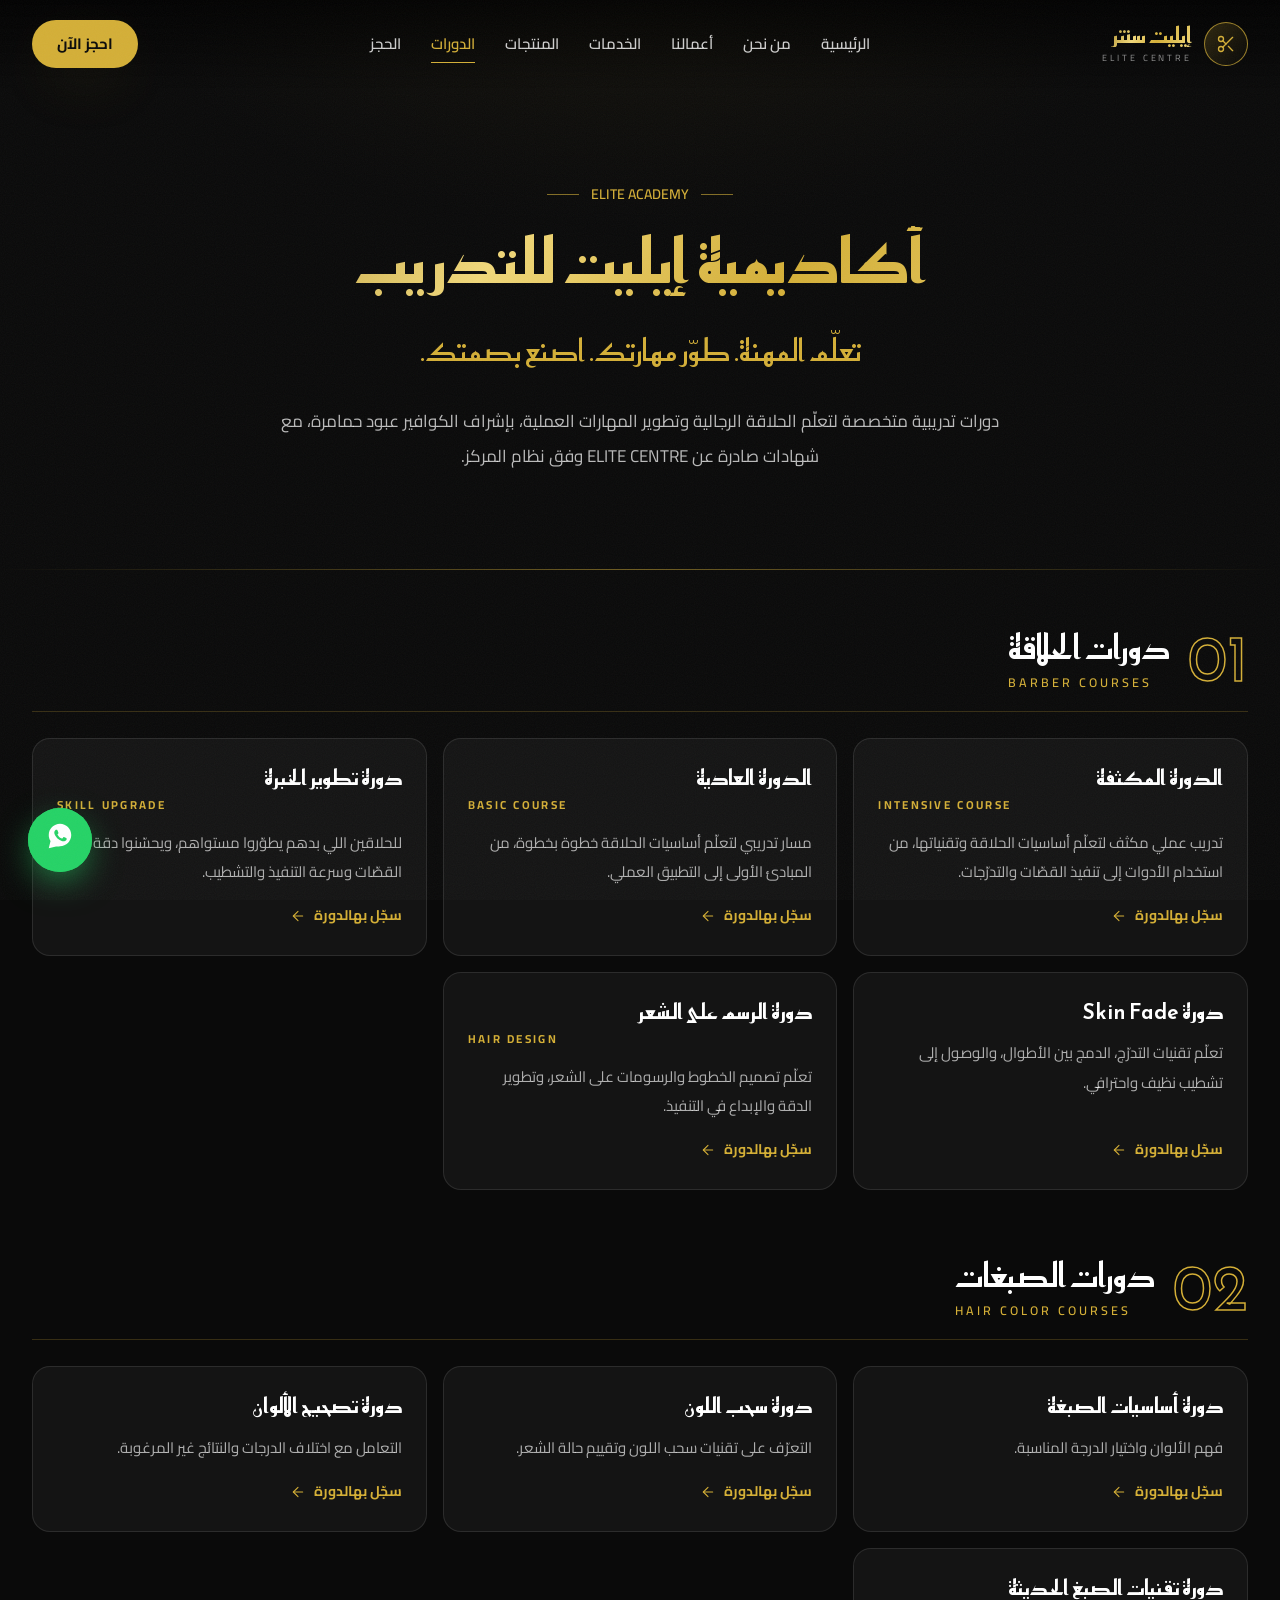
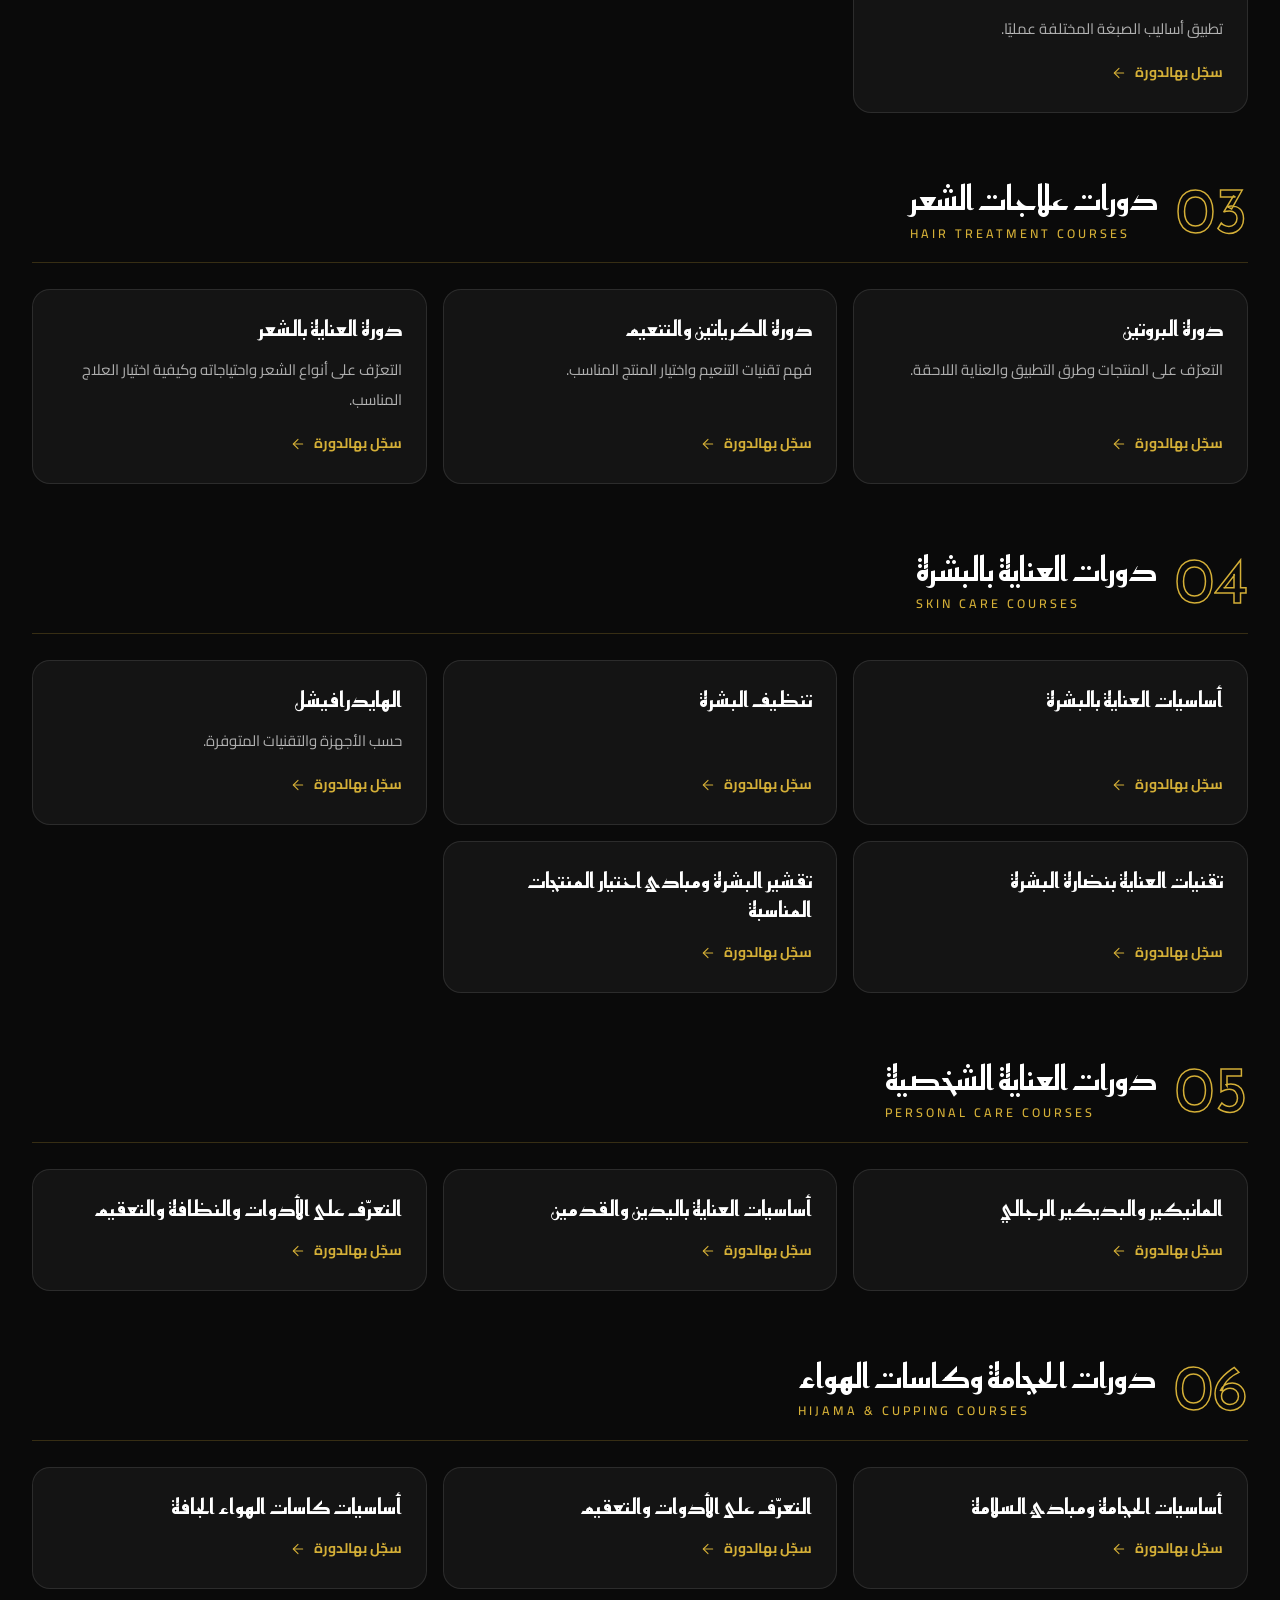
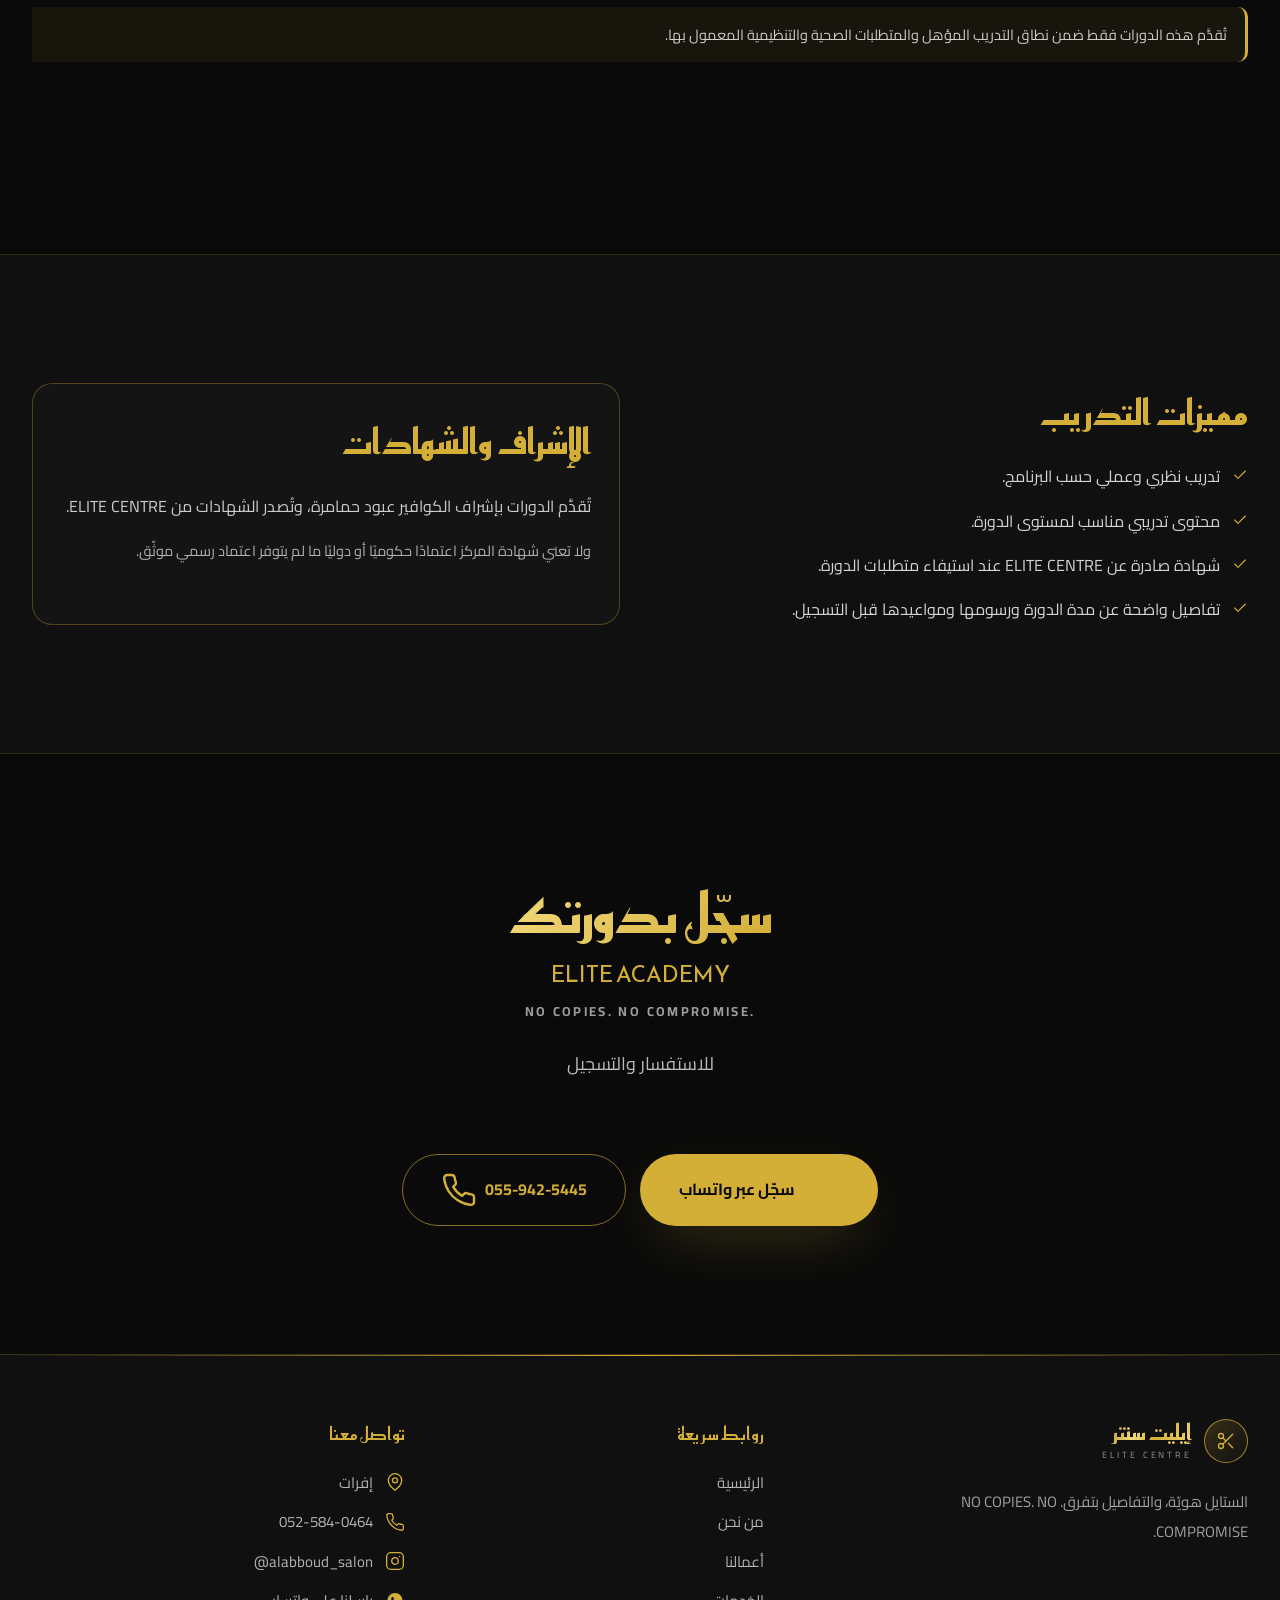
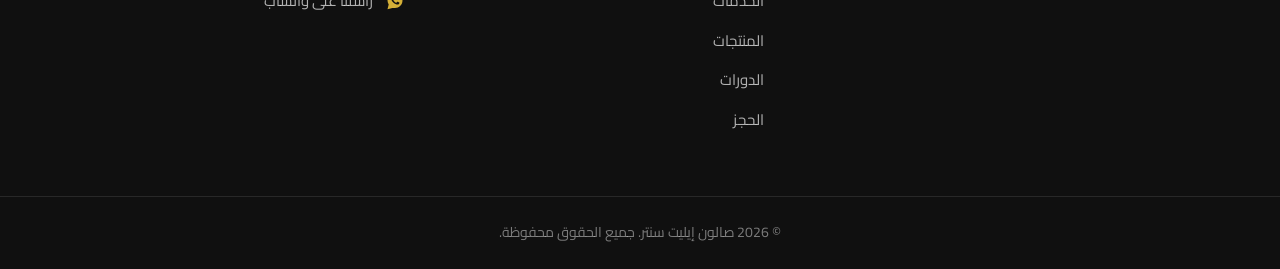
<file: courses.html>
<!DOCTYPE html>
<html lang="ar" dir="rtl">
<head>
<meta charset="UTF-8">
<meta name="viewport" content="width=device-width, initial-scale=1.0, viewport-fit=cover">
<title>ELITE ACADEMY | أكاديمية إيليت للتدريب</title>
<meta name="description" content="أكاديمية إيليت للتدريب: دورات حلاقة، صبغات، علاجات شعر، عناية بالبشرة، عناية شخصية وحجامة، بإشراف الكوافير عبود حمامرة. للتسجيل: 0559425445.">
<meta name="theme-color" content="#0a0a0a">
<meta property="og:title" content="ELITE ACADEMY | أكاديمية إيليت للتدريب">
<meta property="og:description" content="تعلّم المهنة. طوّر مهارتك. اصنع بصمتك.">
<meta property="og:type" content="website">
<meta property="og:locale" content="ar_AR">
<link rel="icon" href="data:image/svg+xml,%3Csvg xmlns='http://www.w3.org/2000/svg' viewBox='0 0 64 64'%3E%3Crect width='64' height='64' rx='14' fill='%230a0a0a'/%3E%3Cg fill='none' stroke='%23D4AF37' stroke-width='2.2' stroke-linecap='round' stroke-linejoin='round' transform='translate(14 14) scale(1.5)'%3E%3Ccircle cx='6' cy='6' r='3'/%3E%3Cpath d='M8.12 8.12 12 12'/%3E%3Cpath d='M20 4 8.12 15.88'/%3E%3Ccircle cx='6' cy='18' r='3'/%3E%3Cpath d='M14.8 14.8 20 20'/%3E%3C/g%3E%3C/svg%3E">
<link rel="preconnect" href="https://fonts.googleapis.com">
<link rel="preconnect" href="https://fonts.gstatic.com" crossorigin>
<link href="https://fonts.googleapis.com/css2?family=Reem+Kufi:wght@400;500;600;700&amp;family=Cairo:wght@300;400;500;600;700;800&amp;display=swap" rel="stylesheet">
<link rel="stylesheet" href="style.css">
</head>
<body data-page="courses">
<div id="site-header"></div>

<main>
  <section class="page-hero plain">
    <div class="container reveal">
      <span class="eyebrow">ELITE ACADEMY</span>
      <h1 class="gold-text">أكاديمية إيليت للتدريب</h1>
      <p class="slogan-line">تعلّم المهنة. طوّر مهارتك. اصنع بصمتك.</p>
      <p class="intro">دورات تدريبية متخصصة لتعلّم الحلاقة الرجالية وتطوير المهارات العملية، بإشراف الكوافير عبود حمامرة، مع شهادات صادرة عن ELITE CENTRE وفق نظام المركز.</p>
    </div>
  </section>

  <section class="section" style="padding-top:56px">
    <div class="container" id="course-groups"></div>
  </section>

  <section class="section section-alt">
    <div class="container academy-two">
      <div class="reveal">
        <h2>مميزات التدريب</h2>
        <ul class="perks" id="academy-perks"></ul>
      </div>
      <div class="notice reveal" style="transition-delay:.12s">
        <h2>الإشراف والشهادات</h2>
        <p>تُقدَّم الدورات بإشراف الكوافير عبود حمامرة، وتُصدر الشهادات من ELITE CENTRE.</p>
        <p>ولا تعني شهادة المركز اعتمادًا حكوميًا أو دوليًا ما لم يتوفر اعتماد رسمي موثّق.</p>
      </div>
    </div>
  </section>

  <section class="section cta">
    <div class="container academy-cta reveal">
      <h2 class="gold-text" style="font-family:var(--font-display);font-size:clamp(2rem,6vw,3.4rem);margin:0">سجّل بدورتك</h2>
      <p class="brand-line" style="font-size:1.4rem;margin-top:14px">ELITE ACADEMY</p>
      <p class="sl" dir="ltr">NO COPIES. NO COMPROMISE.</p>
      <p style="margin-top:22px;color:rgba(255,255,255,.72)">للاستفسار والتسجيل</p>
      <div class="cta-btns" id="academy-cta"></div>
    </div>
  </section>
</main>

<div id="site-footer"></div>
<script src="script.js"></script>
</body>
</html>
</file>
<file: style.css>
/* ==========================================================================
   صالون العبود للحلاقة — Stylesheet
   الألوان في :root — غيّرها من هنا
   ========================================================================== */
:root {
  --ink: #0a0a0a;
  --ink-soft: #101010;
  --card: #141414;
  --gold: #d4af37;
  --gold-light: #f1d87a;
  --gold-dark: #9c7c1c;
  --white: #fff;
  --muted: rgba(255, 255, 255, 0.66);
  --line: rgba(255, 255, 255, 0.1);
  --shadow-gold: 0 20px 60px -20px rgba(212, 175, 55, 0.35);
  --shadow-gold-lg: 0 25px 80px -15px rgba(212, 175, 55, 0.5);
  --font-display: "Reem Kufi", "Cairo", serif;
  --font-body: "Cairo", system-ui, sans-serif;
  --ease: cubic-bezier(0.22, 1, 0.36, 1);
}

*, *::before, *::after { box-sizing: border-box; }
html { scroll-behavior: smooth; -webkit-text-size-adjust: 100%; }
body {
  margin: 0;
  background: var(--ink);
  color: var(--white);
  font-family: var(--font-body);
  line-height: 1.7;
  -webkit-font-smoothing: antialiased;
  overflow-x: hidden;
}
/* لمسة حبيبات خفيفة */
body::before {
  content: "";
  position: fixed;
  inset: 0;
  z-index: 60;
  pointer-events: none;
  opacity: 0.045;
  background-image: url("data:image/svg+xml;utf8,<svg xmlns='http://www.w3.org/2000/svg' width='160' height='160'><filter id='n'><feTurbulence type='fractalNoise' baseFrequency='.9' numOctaves='2' stitchTiles='stitch'/></filter><rect width='100%' height='100%' filter='url(%23n)'/></svg>");
}
img { max-width: 100%; display: block; }
a { color: inherit; text-decoration: none; }
button { font-family: inherit; cursor: pointer; }
ul, ol { list-style: none; margin: 0; padding: 0; }
h1, h2, h3, h4, p { margin: 0; }
::selection { background: var(--gold); color: var(--ink); }
:focus-visible { outline: 2px solid var(--gold); outline-offset: 3px; }
input, select, textarea { color-scheme: dark; font-family: inherit; }

.container { width: 100%; max-width: 1280px; margin: 0 auto; padding: 0 20px; }
@media (min-width: 640px) { .container { padding: 0 32px; } }
.icon { width: 1.5rem; height: 1.5rem; flex-shrink: 0; }
.icon-sm { width: 1rem; height: 1rem; }
.icon-lg { width: 1.75rem; height: 1.75rem; }
.icon-xl { width: 2.25rem; height: 2.25rem; }
.gold-text {
  background-image: linear-gradient(120deg, #9c7c1c 0%, #f1d87a 38%, #d4af37 62%, #f1d87a 100%);
  -webkit-background-clip: text;
  background-clip: text;
  color: transparent;
}
.center { text-align: center; }

/* ---------- Buttons ---------- */
.btn {
  display: inline-flex; align-items: center; justify-content: center; gap: 8px;
  padding: 14px 30px; border-radius: 999px; border: 1px solid transparent;
  font-size: 15px; font-weight: 700; white-space: nowrap;
  transition: transform .3s ease, background .3s ease, color .3s ease, box-shadow .3s ease;
}
.btn:hover { transform: translateY(-2px); }
.btn-gold { background: var(--gold); color: var(--ink); box-shadow: var(--shadow-gold); }
.btn-gold:hover { background: var(--gold-light); box-shadow: var(--shadow-gold-lg); }
.btn-outline { border-color: rgba(212, 175, 55, 0.6); color: var(--gold); }
.btn-outline:hover { background: var(--gold); color: var(--ink); }
.btn-lg { padding: 17px 38px; font-size: 16px; }
.btn-sm { padding: 10px 24px; }
.btn-block { width: 100%; padding: 16px; font-size: 16px; }

.eyebrow { display: inline-flex; align-items: center; gap: 12px; color: var(--gold); font-size: 14px; font-weight: 600; }
.eyebrow::before, .eyebrow::after { content: ""; width: 32px; height: 1px; background: rgba(212, 175, 55, 0.6); }

/* ---------- Header ---------- */
.site-header {
  position: fixed; inset: 0 0 auto 0; z-index: 50;
  padding: 20px 0;
  background: linear-gradient(to bottom, rgba(0,0,0,.75), transparent);
  transition: all .5s ease;
}
.site-header.solid {
  padding: 12px 0;
  background: rgba(10, 10, 10, 0.9);
  border-bottom: 1px solid rgba(212, 175, 55, 0.15);
  backdrop-filter: blur(18px); -webkit-backdrop-filter: blur(18px);
}
.header-inner { display: flex; align-items: center; justify-content: space-between; gap: 24px; }
.logo { display: inline-flex; align-items: center; gap: 12px; }
.logo-mark {
  width: 44px; height: 44px; flex-shrink: 0; border-radius: 50%;
  display: grid; place-items: center; color: var(--gold);
  border: 1px solid rgba(212, 175, 55, 0.7);
  background: linear-gradient(135deg, rgba(212,175,55,.2), transparent);
}
.logo-mark .icon { width: 20px; height: 20px; }
.logo-text { display: flex; flex-direction: column; line-height: 1; }
.logo-text strong { font-family: var(--font-display); font-size: 22px; font-weight: 700; }
.logo-text small { margin-top: 6px; font-size: 9px; letter-spacing: .32em; text-transform: uppercase; color: rgba(255,255,255,.55); }

.nav-desktop { display: none; align-items: center; gap: 30px; }
.nav-desktop a { position: relative; padding: 4px 0; font-size: 15px; font-weight: 600; color: rgba(255,255,255,.8); transition: color .3s; }
.nav-desktop a::after {
  content: ""; position: absolute; inset-inline: 0; bottom: -2px; height: 1px;
  background: var(--gold); transform: scaleX(0); transition: transform .3s;
}
.nav-desktop a:hover, .nav-desktop a.active { color: var(--gold); }
.nav-desktop a:hover::after, .nav-desktop a.active::after { transform: scaleX(1); }

.header-actions { display: flex; align-items: center; gap: 12px; }
.header-cta { display: none; }
.burger {
  width: 44px; height: 44px; border-radius: 50%; display: grid; place-items: center;
  background: none; color: var(--gold); border: 1px solid rgba(212,175,55,.4); transition: all .3s;
}
.burger:hover { background: var(--gold); color: var(--ink); }
.burger .icon { width: 20px; height: 20px; }
@media (min-width: 640px) { .header-cta { display: inline-flex; } }
@media (min-width: 992px) { .nav-desktop { display: flex; } .burger { display: none; } }

.mobile-menu {
  position: fixed; inset: 0; z-index: 40; background: var(--ink);
  padding: 112px 24px 24px; visibility: hidden; opacity: 0; transition: all .5s ease;
}
.mobile-menu.open { visibility: visible; opacity: 1; }
.mobile-menu nav { max-width: 380px; margin: 0 auto; display: flex; flex-direction: column; }
.mobile-menu nav a:not(.btn) {
  padding: 20px 0; border-bottom: 1px solid var(--line);
  font-family: var(--font-display); font-size: 24px; transition: color .3s;
}
.mobile-menu nav a.active { color: var(--gold); }
.mobile-menu .btn { margin-top: 32px; }
@media (min-width: 992px) { .mobile-menu { display: none; } }

/* ---------- Hero ---------- */
.hero { position: relative; isolation: isolate; display: flex; align-items: center; min-height: 100svh; overflow: hidden; }
.hero-img { position: absolute; inset: 0; z-index: -3; width: 100%; height: 100%; object-fit: cover; animation: kenburns 22s ease-in-out infinite alternate; }
.hero::before { content: ""; position: absolute; inset: 0; z-index: -2; background: linear-gradient(to left, rgba(10,10,10,.95), rgba(10,10,10,.7) 55%, rgba(10,10,10,.3)); }
.hero::after { content: ""; position: absolute; inset: 0; z-index: -1; background: linear-gradient(to top, var(--ink), transparent 50%, rgba(10,10,10,.6)); }
.hero-content { padding-top: 128px; padding-bottom: 96px; max-width: 800px; }
.hero h1 { margin-top: 24px; font-family: var(--font-display); font-weight: 700; line-height: 1.15; font-size: clamp(3rem, 10vw, 6.2rem); }
.hero p.lead { margin-top: 32px; max-width: 540px; font-size: 18px; line-height: 2.1; color: rgba(255,255,255,.75); }
.hero-actions { margin-top: 40px; display: flex; flex-wrap: wrap; gap: 16px; }
.scroll-hint { position: absolute; inset-inline: 0; bottom: 32px; display: none; justify-content: center; }
.scroll-hint span { width: 28px; height: 48px; border-radius: 999px; border: 1px solid rgba(212,175,55,.5); display: flex; justify-content: center; padding-top: 8px; }
.scroll-hint i { width: 4px; height: 8px; border-radius: 4px; background: var(--gold); animation: scrollHint 1.8s ease-in-out infinite; }
@media (min-width: 768px) { .scroll-hint { display: flex; } }
.fade-up { animation: fadeUp 1s var(--ease) both; }

/* ---------- Sections ---------- */
.section { padding: 96px 0; }
@media (min-width: 992px) { .section { padding: 128px 0; } }
.section-alt { background: var(--ink-soft); border-block: 1px solid rgba(212,175,55,.15); }
.section-heading { max-width: 680px; margin: 0 auto; text-align: center; }
.section-heading h2 { margin-top: 16px; font-family: var(--font-display); font-weight: 700; line-height: 1.2; font-size: clamp(1.9rem, 5vw, 3rem); }
.section-heading p { margin-top: 20px; color: var(--muted); font-size: 16px; line-height: 2; }
.ornament { margin-top: 20px; display: flex; align-items: center; justify-content: center; gap: 12px; color: var(--gold); }
.ornament .icon { width: 16px; height: 16px; }
.ornament i { width: 56px; height: 1px; background: linear-gradient(to left, var(--gold), transparent); }
.ornament i:last-child { background: linear-gradient(to right, var(--gold), transparent); }

.grid-3 { margin-top: 64px; display: grid; gap: 24px; }
@media (min-width: 768px) { .grid-3 { grid-template-columns: repeat(3, 1fr); } }
.more-wrap { margin-top: 48px; text-align: center; }

.card { background: var(--card); border: 1px solid var(--line); border-radius: 20px; transition: transform .5s ease, border-color .5s ease, box-shadow .5s ease; }
.card:hover { transform: translateY(-6px); border-color: rgba(212,175,55,.5); box-shadow: var(--shadow-gold); }
.card-pad { padding: 32px; }
.card h3 { margin-top: 28px; font-family: var(--font-display); font-size: 24px; font-weight: 600; }
.card p { margin-top: 12px; color: var(--muted); line-height: 2; }
.card .from-price { margin-top: 24px; color: var(--gold); }
.card .from-price strong { font-family: var(--font-display); font-size: 24px; font-weight: 600; }
.icon-circle {
  width: 64px; height: 64px; border-radius: 50%; display: grid; place-items: center;
  color: var(--gold); background: rgba(212,175,55,.1); border: 1px solid rgba(212,175,55,.4); transition: all .5s;
}
.icon-circle.big { width: 80px; height: 80px; margin: 0 auto; }
.card:hover .icon-circle { background: var(--gold); color: var(--ink); }

/* ---------- Split ---------- */
.split { display: grid; gap: 56px; align-items: center; }
@media (min-width: 992px) { .split { grid-template-columns: 1fr 1fr; gap: 80px; } }
.frame { position: relative; max-width: 460px; width: 100%; margin-inline: auto; }
@media (min-width: 992px) { .frame { max-width: none; } }
.frame::before { content: ""; position: absolute; inset: 16px -16px -16px 16px; border: 1px solid rgba(212,175,55,.4); border-radius: 24px; }
.frame img { position: relative; width: 100%; aspect-ratio: 4/5; object-fit: cover; border-radius: 24px; }
.split h2 { margin-top: 20px; font-family: var(--font-display); font-size: clamp(1.9rem, 4.5vw, 3rem); line-height: 1.25; }
.split .text p { margin-top: 20px; color: rgba(255,255,255,.7); font-size: 17px; line-height: 2.1; }
.split .btn { margin-top: 36px; }
.facts { margin-top: 36px; display: grid; gap: 20px; }
.facts li { display: flex; align-items: center; gap: 20px; }
.facts b { min-width: 88px; font-family: var(--font-display); font-size: 30px; font-weight: 500; color: var(--gold); direction: ltr; text-align: right; }
.facts i { width: 32px; height: 1px; background: rgba(212,175,55,.4); }
.facts span { color: rgba(255,255,255,.8); }
.exp-badge {
  position: absolute; bottom: -24px; inset-inline-end: 24px; text-align: center;
  background: var(--ink); border: 1px solid rgba(212,175,55,.5); border-radius: 16px; padding: 14px 24px; box-shadow: var(--shadow-gold);
}
.exp-badge b { display: block; font-family: var(--font-display); font-size: 36px; color: var(--gold); line-height: 1.2; direction: ltr; }
.exp-badge span { font-size: 14px; color: rgba(255,255,255,.7); }

/* ---------- CTA ---------- */
.cta { position: relative; isolation: isolate; overflow: hidden; text-align: center; }
.cta-bg { position: absolute; inset: 0; z-index: -2; width: 100%; height: 100%; object-fit: cover; opacity: .3; }
.cta::before { content: ""; position: absolute; inset: 0; z-index: -1; background: linear-gradient(to bottom, var(--ink), rgba(10,10,10,.7), var(--ink)); }
.cta .icon { width: 36px; height: 36px; color: var(--gold); margin: 0 auto; }
.cta h2 { margin-top: 24px; font-family: var(--font-display); font-size: clamp(2.2rem, 6vw, 3.8rem); line-height: 1.2; }
.cta p { max-width: 560px; margin: 24px auto 0; font-size: 18px; line-height: 2; color: rgba(255,255,255,.7); }
.cta .btn { margin-top: 40px; }

/* ---------- Page hero ---------- */
.page-hero { position: relative; isolation: isolate; overflow: hidden; text-align: center; padding: 144px 0 64px; }
@media (min-width: 768px) { .page-hero { padding: 176px 0 96px; } }
.page-hero-bg { position: absolute; inset: 0; z-index: -2; width: 100%; height: 100%; object-fit: cover; opacity: .45; }
.page-hero::before { content: ""; position: absolute; inset: 0; z-index: -1; background: linear-gradient(to bottom, rgba(10,10,10,.7), rgba(10,10,10,.8), var(--ink)); }
.page-hero::after { content: ""; position: absolute; inset-inline: 0; bottom: 0; height: 1px; background: linear-gradient(to right, transparent, rgba(212,175,55,.5), transparent); }
.page-hero h1 { margin-top: 20px; font-family: var(--font-display); font-weight: 700; line-height: 1.2; font-size: clamp(2.3rem, 6vw, 3.8rem); }
.page-hero p { max-width: 640px; margin: 24px auto 0; color: rgba(255,255,255,.7); font-size: 17px; line-height: 2; }

/* ---------- Services list ---------- */
.services-list { max-width: 1000px; margin: 0 auto; display: grid; gap: 20px; }
.service-row { display: flex; flex-direction: column; gap: 24px; padding: 28px; }
.service-info { flex: 1; }
.service-info h2 { font-family: var(--font-display); font-size: 24px; font-weight: 600; }
.service-info p { margin-top: 8px; color: var(--muted); line-height: 2; }
.service-side { display: flex; align-items: center; justify-content: space-between; gap: 24px; border-top: 1px solid var(--line); padding-top: 20px; }
.price { font-family: var(--font-display); font-size: 38px; color: var(--gold); line-height: 1; }
@media (min-width: 768px) {
  .service-row { flex-direction: row; align-items: center; }
  .service-side { flex-direction: column; align-items: flex-end; border: 0; padding: 0; }
}
.note { margin-top: 48px; text-align: center; font-size: 14px; color: rgba(255,255,255,.45); }

/* ---------- Gallery ---------- */
.gallery-grid { display: grid; grid-template-columns: repeat(2, 1fr); gap: 12px; }
@media (min-width: 640px) { .gallery-grid { gap: 20px; } }
@media (min-width: 992px) { .gallery-grid { grid-template-columns: repeat(3, 1fr); } }
@media (min-width: 1200px) { .gallery-grid { grid-template-columns: repeat(4, 1fr); } }
.g-item {
  position: relative; display: block; width: 100%; padding: 0; aspect-ratio: 4/5; overflow: hidden;
  border-radius: 18px; border: 1px solid var(--line); background: var(--card); text-align: start; color: inherit;
  transition: border-color .5s, box-shadow .5s;
}
.g-item:hover { border-color: rgba(212,175,55,.6); box-shadow: var(--shadow-gold); }
.g-item img { width: 100%; height: 100%; object-fit: cover; transition: transform .7s ease; }
.g-item:hover img { transform: scale(1.1); }
.g-shade { position: absolute; inset: 0; background: linear-gradient(to top, rgba(0,0,0,.85), rgba(0,0,0,.1), transparent); opacity: .85; transition: opacity .4s; }
.g-item:hover .g-shade { opacity: 1; }
.g-badge { position: absolute; top: 12px; inset-inline-start: 12px; background: var(--gold); color: var(--ink); font-size: 12px; font-weight: 700; padding: 4px 12px; border-radius: 999px; }
.g-zoom { position: absolute; top: 12px; inset-inline-end: 12px; width: 36px; height: 36px; border-radius: 50%; display: grid; place-items: center; background: rgba(0,0,0,.5); color: var(--gold); opacity: 0; transition: opacity .3s; backdrop-filter: blur(6px); }
.g-item:hover .g-zoom { opacity: 1; }
.g-caption { position: absolute; inset-inline: 0; bottom: 0; padding: 16px; display: block; }
.g-caption small { display: block; font-size: 12px; font-weight: 600; color: var(--gold); }
.g-caption strong { display: block; margin-top: 4px; font-family: var(--font-display); font-size: 18px; font-weight: 500; line-height: 1.3; }
.gallery-cta { margin-top: 64px; text-align: center; }
.gallery-cta p { font-size: 18px; color: rgba(255,255,255,.7); }
.gallery-cta .btn { margin-top: 20px; }

.lightbox {
  position: fixed; inset: 0; z-index: 70; display: flex; align-items: center; justify-content: center;
  padding: 16px; background: rgba(0,0,0,.95); backdrop-filter: blur(6px);
  visibility: hidden; opacity: 0; transition: opacity .3s;
}
.lightbox.open { visibility: visible; opacity: 1; }
.lb-close, .lb-nav {
  position: absolute; width: 48px; height: 48px; border-radius: 50%; display: grid; place-items: center;
  background: rgba(0,0,0,.4); color: #fff; border: 1px solid rgba(255,255,255,.2); transition: all .3s;
}
.lb-close:hover, .lb-nav:hover { border-color: var(--gold); color: var(--gold); }
.lb-close { top: 16px; inset-inline-end: 16px; }
.lb-nav { top: 50%; transform: translateY(-50%); }
.lb-prev { right: 12px; }
.lb-next { left: 12px; }
@media (min-width: 640px) { .lb-prev { right: 32px; } .lb-next { left: 32px; } }
.lb-figure { margin: 0; max-width: 900px; text-align: center; }
.lb-img { margin: 0 auto; max-height: 78vh; width: auto; max-width: 100%; object-fit: contain; border-radius: 16px; border: 1px solid rgba(212,175,55,.3); box-shadow: var(--shadow-gold-lg); }
.lightbox.open .lb-img { animation: fadeUp .6s var(--ease); }
.lb-figure figcaption { margin-top: 20px; }
.lb-title { display: block; font-family: var(--font-display); font-size: 24px; color: var(--gold); font-weight: 500; }
.lb-count { display: block; margin-top: 4px; font-size: 14px; color: rgba(255,255,255,.55); }
.lb-toggle { margin-top: 16px; display: inline-flex; overflow: hidden; border: 1px solid rgba(212,175,55,.5); border-radius: 999px; }
.lb-toggle[hidden] { display: none; }
.lb-toggle button { padding: 8px 24px; font-size: 14px; font-weight: 700; background: none; border: 0; color: var(--gold); }
.lb-toggle button.on { background: var(--gold); color: var(--ink); }

/* ---------- Booking ---------- */
.booking-layout { display: grid; gap: 40px; align-items: start; }
@media (min-width: 992px) { .booking-layout { grid-template-columns: 1.5fr 1fr; } }
.panel { background: var(--card); border: 1px solid var(--line); border-radius: 24px; padding: 32px; }
.panel + .panel { margin-top: 24px; }
.panel h2 { font-family: var(--font-display); font-size: 24px; font-weight: 600; color: var(--gold); }
.form-panel { border-color: rgba(212,175,55,.25); box-shadow: var(--shadow-gold); }
@media (min-width: 640px) { .form-panel { padding: 36px; } }
.form-hint { margin-top: 8px; font-size: 14px; color: rgba(255,255,255,.55); }
.form-grid { margin-top: 28px; display: grid; gap: 20px; }
@media (min-width: 640px) { .form-grid { grid-template-columns: 1fr 1fr; } .form-grid .full { grid-column: 1 / -1; } }
.field label { display: block; margin-bottom: 8px; font-size: 14px; font-weight: 600; color: rgba(255,255,255,.8); }
.field-input {
  width: 100%; padding: 14px 16px; border-radius: 12px; border: 1px solid rgba(255,255,255,.15);
  background: var(--ink); color: #fff; font-size: 15px; transition: border-color .3s, box-shadow .3s;
}
.field-input::placeholder { color: rgba(255,255,255,.35); }
.field-input:focus { outline: none; border-color: var(--gold); box-shadow: 0 0 0 1px var(--gold); }
.field-input[aria-invalid="true"] { border-color: #f87171; }
.field-error { margin-top: 6px; min-height: 0; font-size: 14px; color: #f87171; }
.summary { margin-top: 24px; display: flex; justify-content: space-between; align-items: center; padding: 16px 20px; border-radius: 12px; border: 1px solid rgba(212,175,55,.2); background: rgba(212,175,55,.05); }
.summary[hidden] { display: none; }
.summary strong { font-family: var(--font-display); font-size: 20px; color: var(--gold); font-weight: 500; }
.form-panel .btn { margin-top: 28px; }
.form-note { margin-top: 16px; text-align: center; font-size: 12px; line-height: 1.9; color: rgba(255,255,255,.45); }
.wa-fallback { margin-top: 12px; text-align: center; font-size: 14px; color: rgba(255,255,255,.6); }
.wa-fallback[hidden] { display: none; }
.wa-fallback a { color: var(--gold); font-weight: 600; text-decoration: underline; text-underline-offset: 4px; }
.steps li { display: flex; gap: 16px; margin-top: 20px; color: rgba(255,255,255,.7); line-height: 2; }
.steps b { width: 32px; height: 32px; flex-shrink: 0; border-radius: 50%; display: grid; place-items: center; background: var(--gold); color: var(--ink); }
.contact-box { margin-top: 24px; display: grid; gap: 16px; color: rgba(255,255,255,.7); }
.contact-box li, .contact-box a { display: flex; align-items: center; gap: 12px; }
.contact-box a:hover { color: var(--gold); }
.contact-box .icon, .contact-list .icon { color: var(--gold); width: 20px; height: 20px; }

/* ---------- Footer ---------- */
.site-footer { position: relative; background: var(--ink-soft); border-top: 1px solid rgba(212,175,55,.2); }
.site-footer::before { content: ""; position: absolute; inset-inline: 0; top: 0; height: 1px; background: linear-gradient(to right, transparent, var(--gold), transparent); }
.footer-grid { display: grid; gap: 48px; padding-top: 64px; padding-bottom: 64px; }
@media (min-width: 768px) { .footer-grid { grid-template-columns: 1fr 1fr; } }
@media (min-width: 992px) { .footer-grid { grid-template-columns: 1.4fr 1fr 1.2fr; } }
.footer-about { margin-top: 24px; max-width: 380px; font-size: 15px; line-height: 2; color: rgba(255,255,255,.6); }
.site-footer h3 { font-family: var(--font-display); font-size: 18px; color: var(--gold); font-weight: 500; }
.site-footer ul { margin-top: 20px; display: grid; gap: 14px; }
.site-footer ul a, .site-footer ul li { font-size: 15px; color: rgba(255,255,255,.68); }
.site-footer ul a:hover { color: var(--gold); }
.contact-list li, .contact-list a { display: flex; align-items: center; gap: 12px; }
.footer-bottom { border-top: 1px solid var(--line); padding: 24px 20px; text-align: center; font-size: 14px; color: rgba(255,255,255,.45); }

/* ---------- WhatsApp float ---------- */
.wa-float {
  position: fixed; bottom: 20px; inset-inline-end: 20px; z-index: 55;
  width: 58px; height: 58px; border-radius: 50%; display: grid; place-items: center;
  background: #25d366; color: #fff; box-shadow: 0 12px 35px -6px rgba(37,211,102,.65);
  transition: transform .3s;
}
.wa-float:hover { transform: scale(1.1); }
.wa-ring { position: absolute; inset: 0; border-radius: 50%; background: #25d366; animation: pingSlow 2.4s cubic-bezier(0,0,.2,1) infinite; }
.wa-icon { position: relative; display: block; animation: wiggle 3.2s ease-in-out infinite; }
.wa-icon .icon { width: 30px; height: 30px; }
@media (min-width: 640px) { .wa-float { bottom: 28px; inset-inline-end: 28px; width: 64px; height: 64px; } }

/* ---------- Animations ---------- */
.js .reveal { opacity: 0; transform: translateY(28px); transition: opacity .9s var(--ease), transform .9s var(--ease); }
.js .reveal.is-visible { opacity: 1; transform: none; }
@keyframes fadeUp { from { opacity: 0; transform: translateY(30px); } to { opacity: 1; transform: none; } }
@keyframes kenburns { from { transform: scale(1.04); } to { transform: scale(1.14); } }
@keyframes scrollHint { from { transform: translateY(0); opacity: 1; } to { transform: translateY(14px); opacity: 0; } }
@keyframes pingSlow { 0% { transform: scale(1); opacity: .45; } 80%, 100% { transform: scale(1.7); opacity: 0; } }
@keyframes wiggle {
  0%, 70%, 100% { transform: rotate(0); }
  74% { transform: rotate(-16deg); } 80% { transform: rotate(14deg); }
  86% { transform: rotate(-10deg); } 92% { transform: rotate(6deg); }
}
@media (prefers-reduced-motion: reduce) {
  html { scroll-behavior: auto; }
  .js .reveal { opacity: 1; transform: none; transition: none; }
  * { animation: none !important; }
}

/* ---------- Products ---------- */
.p-filters { display: flex; flex-wrap: wrap; justify-content: center; gap: 10px; margin-bottom: 40px; }
.chip {
  padding: 10px 24px; border-radius: 999px; border: 1px solid var(--line); background: var(--card);
  color: rgba(255,255,255,.7); font-size: 14px; font-weight: 700; transition: all .3s;
}
.chip:hover { border-color: rgba(212,175,55,.5); color: var(--gold); }
.chip.on { background: var(--gold); border-color: var(--gold); color: var(--ink); }
.products-grid { display: grid; grid-template-columns: 1fr; gap: 20px; }
@media (min-width: 600px) { .products-grid { grid-template-columns: repeat(2, 1fr); } }
@media (min-width: 992px) { .products-grid { grid-template-columns: repeat(3, 1fr); gap: 24px; } }
.p-card { display: flex; flex-direction: column; overflow: hidden; background: var(--card); border: 1px solid var(--line); border-radius: 20px; transition: transform .5s ease, border-color .5s ease, box-shadow .5s ease; }
.p-card:hover { transform: translateY(-6px); border-color: rgba(212,175,55,.5); box-shadow: var(--shadow-gold); }
.p-media { position: relative; aspect-ratio: 4/3; overflow: hidden; display: grid; place-items: center; background: radial-gradient(circle at 50% 40%, rgba(212,175,55,.16), transparent 70%), var(--ink-soft); }
.p-media img { width: 100%; height: 100%; object-fit: cover; transition: transform .7s ease; }
.p-card:hover .p-media img { transform: scale(1.07); }
.p-icon { width: 88px; height: 88px; border-radius: 50%; display: grid; place-items: center; color: var(--gold); border: 1px solid rgba(212,175,55,.45); background: rgba(212,175,55,.08); transition: all .5s; }
.p-card:hover .p-icon { background: var(--gold); color: var(--ink); transform: scale(1.06); }
.p-body { display: flex; flex-direction: column; flex: 1; padding: 22px 24px 24px; }
.p-body h3 { font-family: var(--font-display); font-size: 21px; font-weight: 600; }
.p-body p { margin-top: 8px; flex: 1; color: var(--muted); font-size: 15px; line-height: 1.95; }
.p-foot { margin-top: 20px; display: flex; align-items: center; justify-content: space-between; gap: 12px; padding-top: 18px; border-top: 1px solid var(--line); }
.p-price { font-size: 30px; }
.p-foot .btn { padding: 10px 18px; font-size: 14px; }

/* ---------- Nav عند وجود 7 روابط ---------- */
@media (min-width: 992px) and (max-width: 1199px) {
  .nav-desktop { gap: 20px; }
  .nav-desktop a { font-size: 14px; }
}

/* ---------- Courses / Academy ---------- */
.page-hero.plain { background: radial-gradient(700px 320px at 50% 0%, rgba(212,175,55,.16), transparent 70%), var(--ink); }
.page-hero .slogan-line { font-family: var(--font-display); font-size: clamp(1.3rem, 3.4vw, 1.9rem); color: var(--gold); margin: 22px auto 0; max-width: none; }
.page-hero .intro { max-width: 720px; margin: 22px auto 0; color: rgba(255,255,255,.72); font-size: 17px; line-height: 2.05; }
.course-group { margin-bottom: 64px; }
.cg-head { display: flex; align-items: center; gap: 18px; margin-bottom: 26px; padding-bottom: 18px; border-bottom: 1px solid rgba(212,175,55,.22); }
.cg-num { font-family: var(--font-display); font-size: clamp(2.6rem, 8vw, 4rem); line-height: 1; color: transparent; -webkit-text-stroke: 1.5px var(--gold); }
.cg-head h2 { font-family: var(--font-display); font-size: clamp(1.5rem, 4vw, 2.1rem); font-weight: 600; line-height: 1.3; }
.cg-en { display: block; margin-top: 2px; font-size: 12.5px; letter-spacing: .24em; color: var(--gold); font-weight: 600; text-align: start; }
.course-grid { display: grid; grid-template-columns: 1fr; gap: 16px; }
@media (min-width: 680px) { .course-grid { grid-template-columns: repeat(2, 1fr); } }
@media (min-width: 1000px) { .course-grid { grid-template-columns: repeat(3, 1fr); } }
.course-card { display: flex; flex-direction: column; background: var(--card); border: 1px solid var(--line); border-radius: 18px; padding: 24px; transition: transform .4s, border-color .4s, box-shadow .4s; }
.course-card:hover { transform: translateY(-5px); border-color: rgba(212,175,55,.5); box-shadow: var(--shadow-gold); }
.cc-top h3 { font-family: var(--font-display); font-size: 21px; font-weight: 600; line-height: 1.4; }
.cc-en { display: block; margin-top: 4px; font-size: 11.5px; letter-spacing: .2em; color: var(--gold); font-weight: 700; text-align: start; }
.course-card p { margin-top: 12px; flex: 1; color: var(--muted); font-size: 15px; line-height: 1.95; }
.cc-reg { margin-top: 18px; display: inline-flex; align-items: center; gap: 8px; align-self: flex-start; font-weight: 700; font-size: 14px; color: var(--gold); border-bottom: 1px solid transparent; padding-bottom: 2px; transition: border-color .3s, gap .3s; }
.course-card:not(:has(p)) .cc-reg { margin-top: auto; padding-top: 16px; }
.cc-reg:hover { border-color: var(--gold); gap: 12px; }
.cg-note { margin-top: 18px; padding: 14px 18px; border-inline-start: 3px solid var(--gold); background: rgba(212,175,55,.07); border-radius: 0 10px 10px 0; color: rgba(255,255,255,.78); font-size: 14.5px; line-height: 1.9; }
.academy-two { display: grid; gap: 28px; }
@media (min-width: 900px) { .academy-two { grid-template-columns: 1fr 1fr; gap: 40px; } }
.academy-two h2 { font-family: var(--font-display); font-size: clamp(1.6rem, 4vw, 2.2rem); color: var(--gold); margin-bottom: 18px; }
.perks { display: grid; gap: 14px; }
.perks li { display: flex; gap: 12px; align-items: flex-start; color: rgba(255,255,255,.82); line-height: 1.9; }
.perks .icon { margin-top: 6px; color: var(--gold); }
.notice { background: var(--card); border: 1px solid rgba(212,175,55,.3); border-radius: 20px; padding: 28px; }
.notice p { color: rgba(255,255,255,.78); line-height: 2; }
.notice p + p { margin-top: 14px; font-size: 14.5px; color: var(--muted); }
.academy-cta { text-align: center; }
.academy-cta .brand-line { font-family: var(--font-display); font-size: clamp(2rem, 6vw, 3.4rem); color: var(--gold); line-height: 1.2; }
.academy-cta .sl { margin-top: 10px; letter-spacing: .18em; font-size: 13px; color: rgba(255,255,255,.6); font-weight: 700; }
.academy-cta .cta-btns { margin-top: 32px; display: flex; flex-wrap: wrap; justify-content: center; gap: 14px; }
</file>
